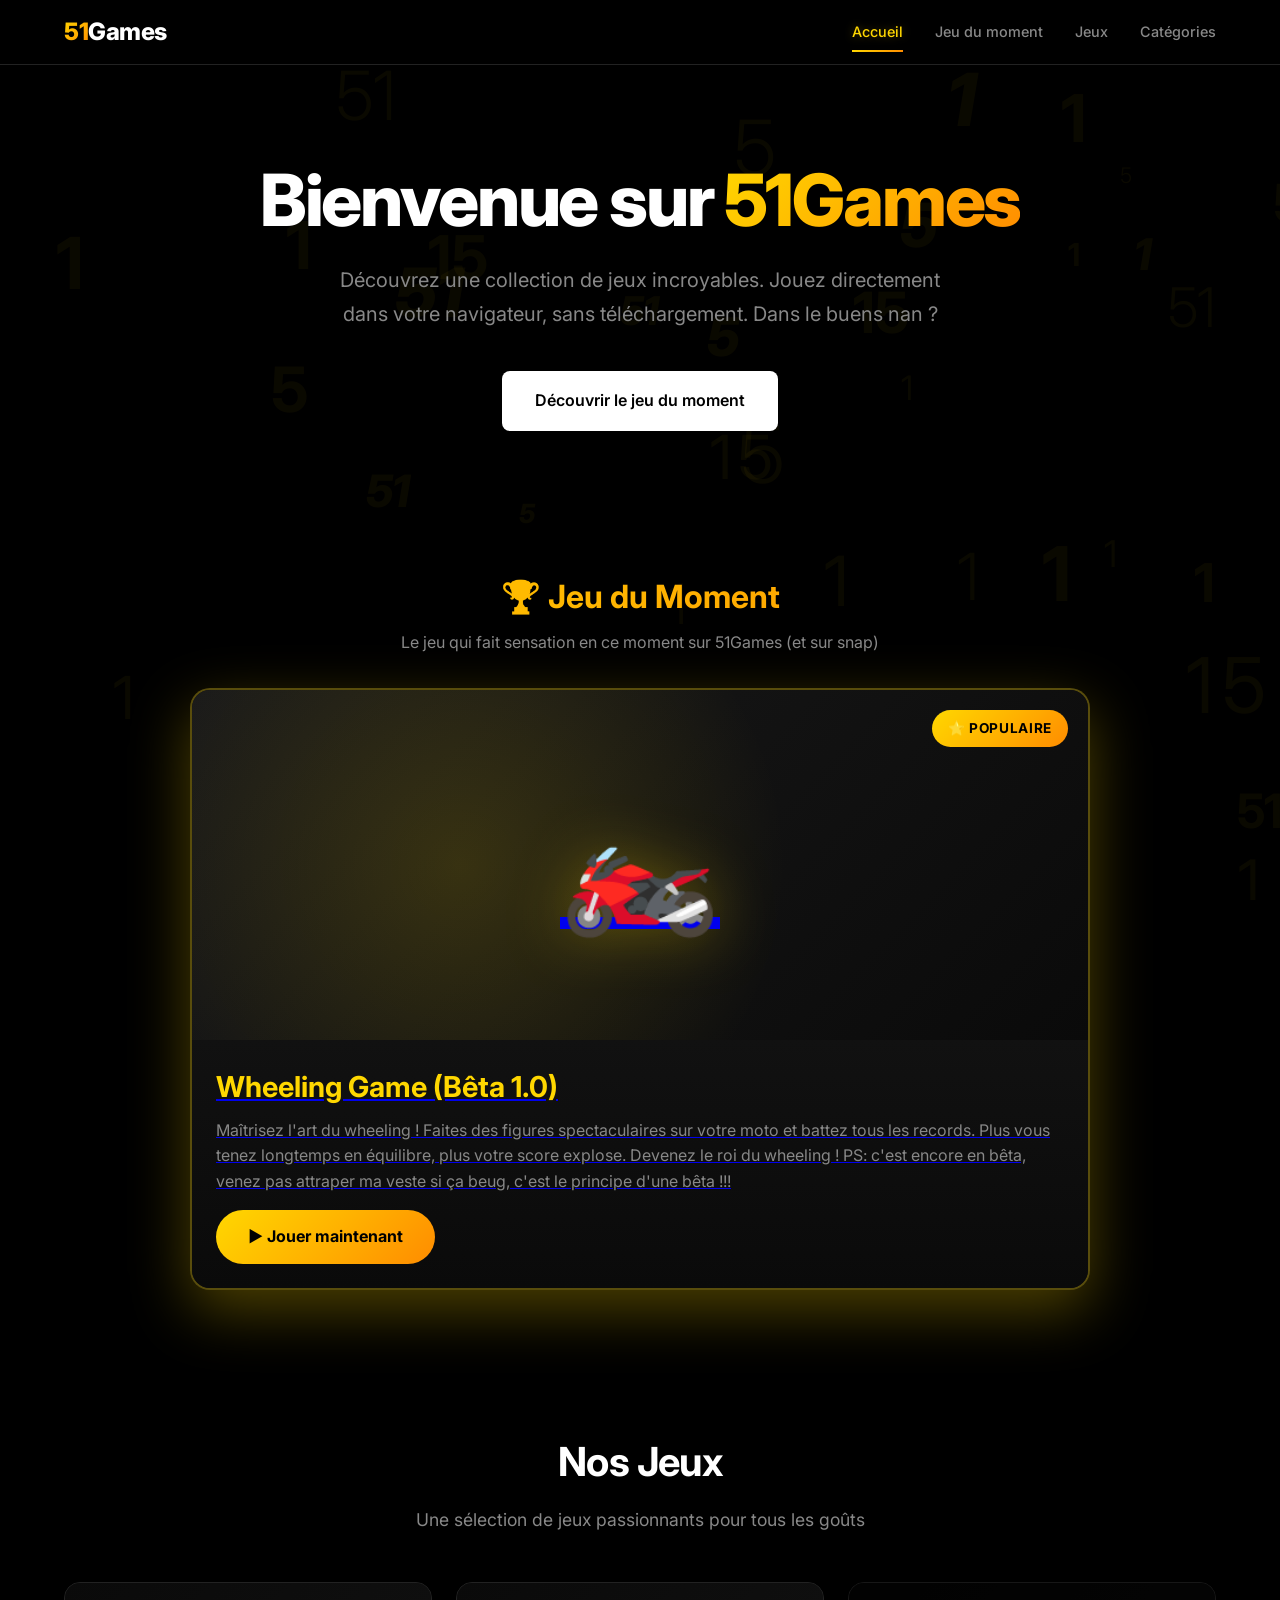
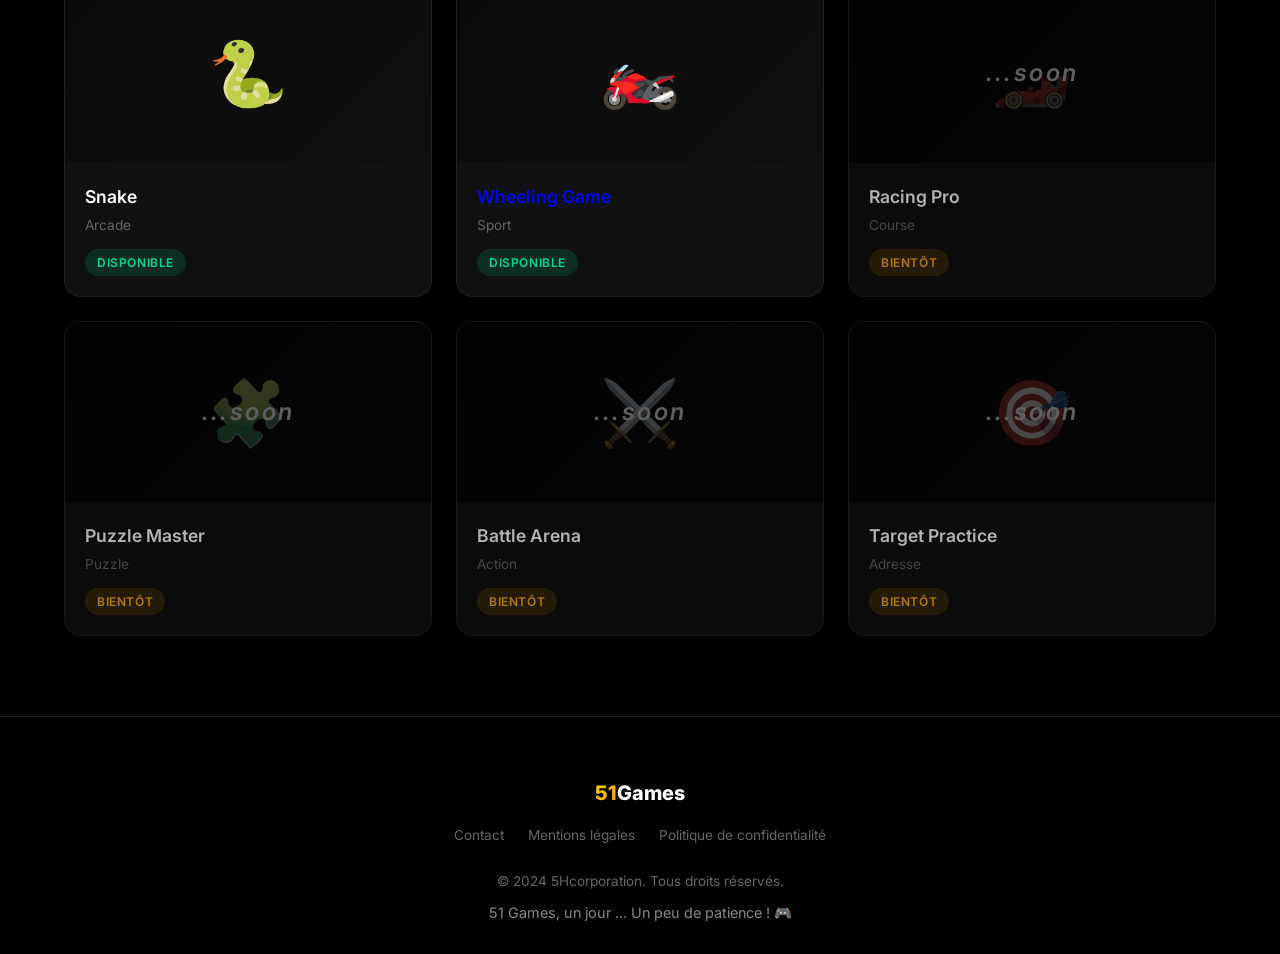
<file: index.html>
<!DOCTYPE html>
<html lang="fr">
<head>
    <meta charset="UTF-8">
    <meta name="viewport" content="width=device-width, initial-scale=1.0">
    <title>51Games - Jeux dans le bueno </title>
    <link rel="stylesheet" href="css/style.css">
    <link rel="preconnect" href="https://fonts.googleapis.com">
    <link rel="preconnect" href="https://fonts.gstatic.com" crossorigin>
    <link href="https://fonts.googleapis.com/css2?family=Inter:wght@300;400;500;600;700;800&display=swap" rel="stylesheet">
</head>
<body>
    <!-- Floating 5s and 1s background -->
    <div class="floating-numbers" id="floatingNumbers"></div>
    
    <!-- Header -->
    <header class="header">
        <div class="container">
            <div class="logo">
                <span class="logo-51">51</span><span class="logo-games">Games</span>
            </div>
            <nav class="nav">
                <a href="#" class="nav-link active">Accueil</a>
                <a href="#featured" class="nav-link">Jeu du moment</a>
                <a href="#games" class="nav-link">Jeux</a>
                <a href="#" class="nav-link">Catégories</a>
            </nav>
        </div>
    </header>

    <!-- Hero Section -->
    <section class="hero">
        <div class="container">
            <h1 class="hero-title">
                Bienvenue sur <span class="gradient-text">51Games</span>
            </h1>
            <p class="hero-subtitle">
                Découvrez une collection de jeux incroyables. Jouez directement dans votre navigateur, sans téléchargement. Dans le buens nan ?
            </p>
            <a href="#featured" class="cta-button">Découvrir le jeu du moment</a>
        </div>
    </section>

    <!-- Featured Game Section -->
    <section class="featured-section" id="featured">
        <div class="container">
            <h2 class="featured-title">🏆 Jeu du Moment</h2>
            <p class="featured-subtitle">Le jeu qui fait sensation en ce moment sur 51Games (et sur snap) </p>
            
            <div class="featured-slider">
                <a href="wheeling.html" class="featured-slide">
                    <div class="featured-image">
                        <span class="featured-badge">⭐ Populaire</span>
                        <div class="featured-icon">🏍️</div>
                    </div>
                    <div class="featured-info">
                        <h3 class="featured-game-title">Wheeling Game (Bêta 1.0)</h3>
                        <p class="featured-game-desc">
                            Maîtrisez l'art du wheeling ! Faites des figures spectaculaires sur votre moto et battez tous les records. 
                            Plus vous tenez longtemps en équilibre, plus votre score explose. Devenez le roi du wheeling !
                            PS: c'est encore en bêta, venez pas attraper ma veste si ça beug, c'est le principe d'une bêta !!!
                        </p>
                        <span class="featured-cta">▶ Jouer maintenant</span>
                    </div>
                </a>
            </div>
        </div>
    </section>

    <!-- Games Section -->
    <section class="games-section" id="games">
        <div class="container">
            <h2 class="section-title">Nos Jeux</h2>
            <p class="section-subtitle">Une sélection de jeux passionnants pour tous les goûts</p>
            
            <div class="games-grid">
                <!-- Game 1 - Available -->
                <div class="game-card available" onclick="openGame('snake')">
                    <div class="game-thumbnail">
                        <div class="game-icon">🐍</div>
                        <div class="play-overlay">
                            <span class="play-button">▶ Jouer</span>
                        </div>
                    </div>
                    <div class="game-info">
                        <h3 class="game-title">Snake</h3>
                        <p class="game-category">Arcade</p>
                        <span class="game-status available">Disponible</span>
                    </div>
                </div>

                <!-- Wheeling Game - Available -->
                <a href="wheeling.html" class="game-card available" style="text-decoration: none;">
                    <div class="game-thumbnail">
                        <div class="game-icon">🏍️</div>
                        <div class="play-overlay">
                            <span class="play-button">▶ Jouer</span>
                        </div>
                    </div>
                    <div class="game-info">
                        <h3 class="game-title">Wheeling Game</h3>
                        <p class="game-category">Sport</p>
                        <span class="game-status available">Disponible</span>
                    </div>
                </a>

                <!-- Game 2 - Coming Soon -->
                <div class="game-card coming-soon">
                    <div class="game-thumbnail">
                        <div class="game-icon">🏎️</div>
                        <div class="soon-overlay">
                            <span class="soon-label">...soon</span>
                        </div>
                    </div>
                    <div class="game-info">
                        <h3 class="game-title">Racing Pro</h3>
                        <p class="game-category">Course</p>
                        <span class="game-status soon">Bientôt</span>
                    </div>
                </div>

                <!-- Game 3 - Coming Soon -->
                <div class="game-card coming-soon">
                    <div class="game-thumbnail">
                        <div class="game-icon">🧩</div>
                        <div class="soon-overlay">
                            <span class="soon-label">...soon</span>
                        </div>
                    </div>
                    <div class="game-info">
                        <h3 class="game-title">Puzzle Master</h3>
                        <p class="game-category">Puzzle</p>
                        <span class="game-status soon">Bientôt</span>
                    </div>
                </div>

                <!-- Game 4 - Coming Soon -->
                <div class="game-card coming-soon">
                    <div class="game-thumbnail">
                        <div class="game-icon">⚔️</div>
                        <div class="soon-overlay">
                            <span class="soon-label">...soon</span>
                        </div>
                    </div>
                    <div class="game-info">
                        <h3 class="game-title">Battle Arena</h3>
                        <p class="game-category">Action</p>
                        <span class="game-status soon">Bientôt</span>
                    </div>
                </div>

                <!-- Game 5 - Coming Soon -->
                <div class="game-card coming-soon">
                    <div class="game-thumbnail">
                        <div class="game-icon">🎯</div>
                        <div class="soon-overlay">
                            <span class="soon-label">...soon</span>
                        </div>
                    </div>
                    <div class="game-info">
                        <h3 class="game-title">Target Practice</h3>
                        <p class="game-category">Adresse</p>
                        <span class="game-status soon">Bientôt</span>
                    </div>
                </div>
            </div>
        </div>
    </section>

    <!-- Game Modal -->
    <div class="game-modal" id="gameModal">
        <div class="modal-content">
            <button class="close-modal" onclick="closeGame()">&times;</button>
            <div class="game-container" id="gameContainer">
                <!-- Game will be loaded here -->
            </div>
        </div>
    </div>

    <!-- Footer -->
    <footer class="footer">
        <div class="container">
            <div class="footer-content">
                <div class="footer-logo">
                    <span class="logo-51">51</span><span class="logo-games">Games</span>
                </div>
                <div class="footer-links">
                    <a href="contact.html" class="footer-link">Contact</a>
                    <a href="mentions-legales.html" class="footer-link">Mentions légales</a>
                    <a href="politique-confidentialite.html" class="footer-link">Politique de confidentialité</a>
                </div>
                <p class="footer-text">© 2024 5Hcorporation. Tous droits réservés.</p>
                <p class="footer-tagline">51 Games, un jour ... Un peu de patience ! 🎮</p>
            </div>
        </div>
    </footer>

    <script src="js/floating.js"></script>
    <script src="js/game.js"></script>
</body>
</html>
</file>
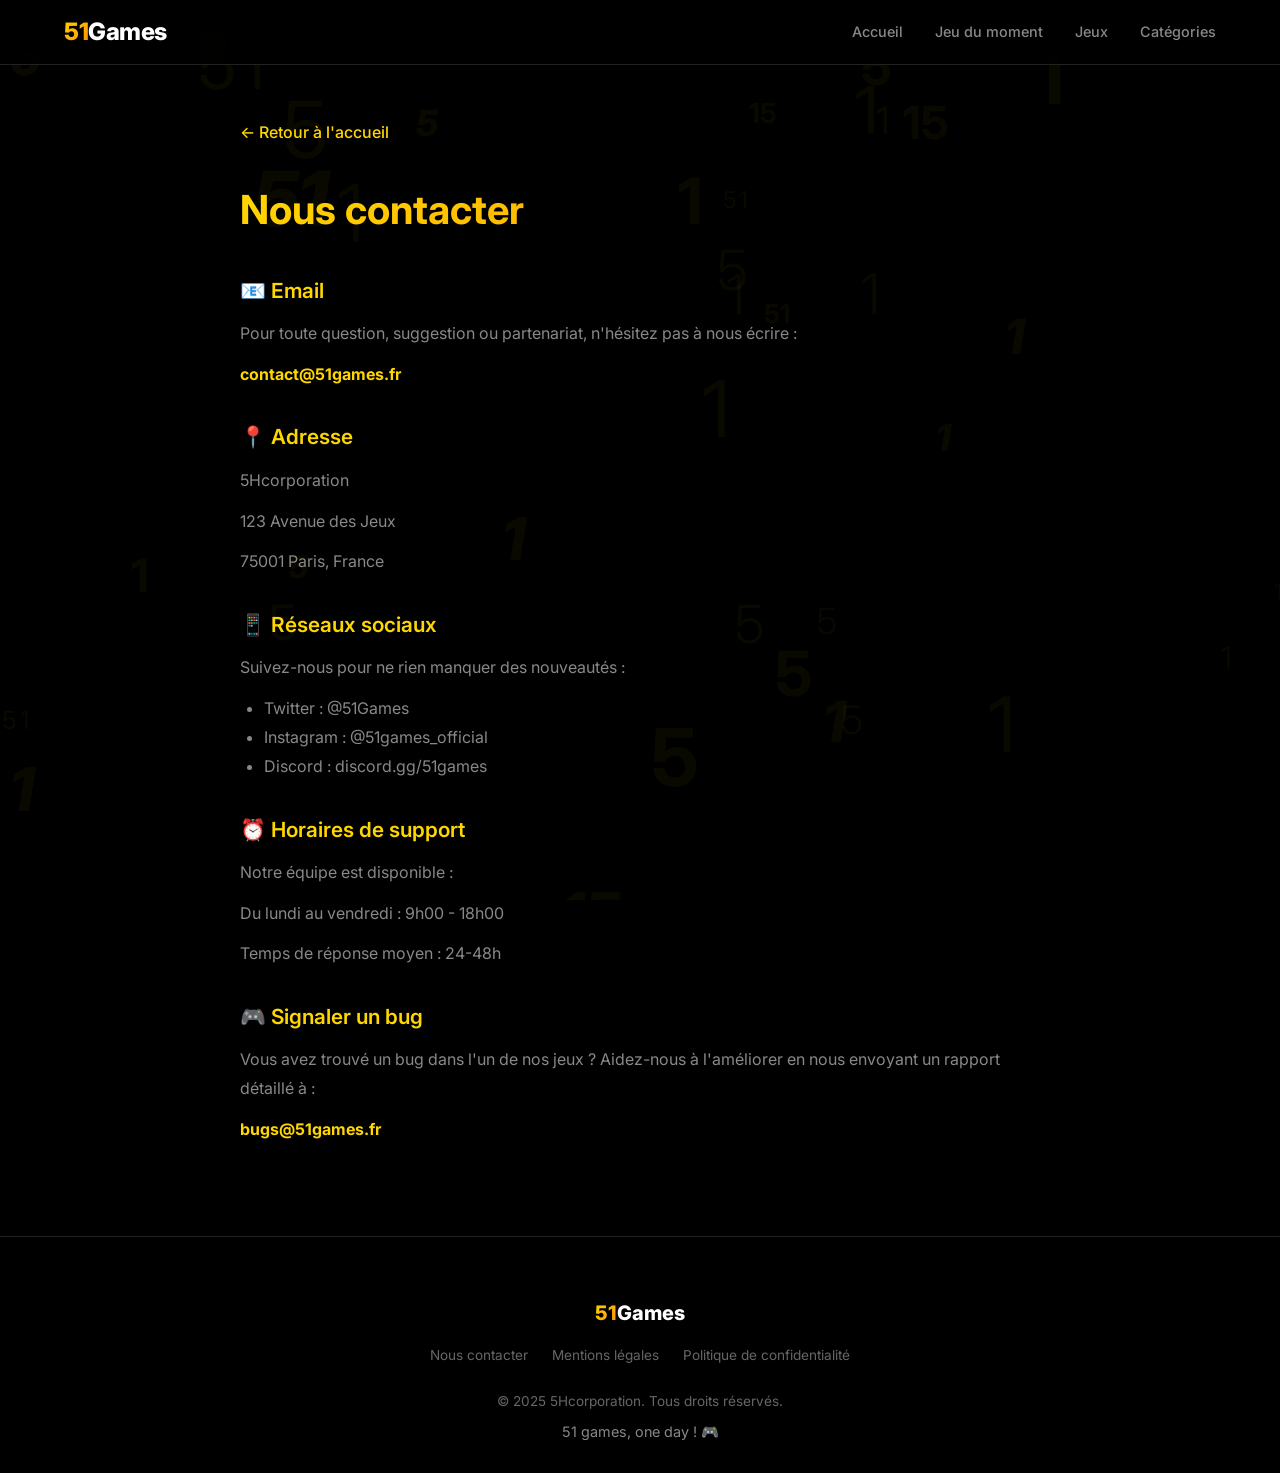
<file: contact.html>
<!DOCTYPE html>
<html lang="fr">
<head>
    <meta charset="UTF-8">
    <meta name="viewport" content="width=device-width, initial-scale=1.0">
    <title>Nous contacter - 51Games</title>
    <link rel="stylesheet" href="css/style.css">
    <link rel="preconnect" href="https://fonts.googleapis.com">
    <link rel="preconnect" href="https://fonts.gstatic.com" crossorigin>
    <link href="https://fonts.googleapis.com/css2?family=Inter:wght@300;400;500;600;700;800&display=swap" rel="stylesheet">
</head>
<body>
    <!-- Floating 5s and 1s background -->
    <div class="floating-numbers" id="floatingNumbers"></div>
    
    <!-- Header -->
    <header class="header">
        <div class="container">
            <a href="index.html" class="logo" style="text-decoration: none;">
                <span class="logo-51">51</span><span class="logo-games">Games</span>
            </a>
            <nav class="nav">
                <a href="index.html" class="nav-link">Accueil</a>
                <a href="index.html#featured" class="nav-link">Jeu du moment</a>
                <a href="index.html#games" class="nav-link">Jeux</a>
                <a href="#" class="nav-link">Catégories</a>
            </nav>
        </div>
    </header>

    <!-- Contact Page Content -->
    <section class="legal-page">
        <div class="container">
            <div class="legal-content">
                <a href="index.html" class="back-link">← Retour à l'accueil</a>
                
                <h1 class="legal-title">Nous contacter</h1>
                
                <div class="legal-section">
                    <h2>📧 Email</h2>
                    <p>Pour toute question, suggestion ou partenariat, n'hésitez pas à nous écrire :</p>
                    <p><strong style="color: var(--accent-gold);">contact@51games.fr</strong></p>
                </div>

                <div class="legal-section">
                    <h2>📍 Adresse</h2>
                    <p>5Hcorporation</p>
                    <p>123 Avenue des Jeux</p>
                    <p>75001 Paris, France</p>
                </div>

                <div class="legal-section">
                    <h2>📱 Réseaux sociaux</h2>
                    <p>Suivez-nous pour ne rien manquer des nouveautés :</p>
                    <ul>
                        <li>Twitter : @51Games</li>
                        <li>Instagram : @51games_official</li>
                        <li>Discord : discord.gg/51games</li>
                    </ul>
                </div>

                <div class="legal-section">
                    <h2>⏰ Horaires de support</h2>
                    <p>Notre équipe est disponible :</p>
                    <p>Du lundi au vendredi : 9h00 - 18h00</p>
                    <p>Temps de réponse moyen : 24-48h</p>
                </div>

                <div class="legal-section">
                    <h2>🎮 Signaler un bug</h2>
                    <p>Vous avez trouvé un bug dans l'un de nos jeux ? Aidez-nous à l'améliorer en nous envoyant un rapport détaillé à :</p>
                    <p><strong style="color: var(--accent-gold);">bugs@51games.fr</strong></p>
                </div>
            </div>
        </div>
    </section>

    <!-- Footer -->
    <footer class="footer">
        <div class="container">
            <div class="footer-content">
                <div class="footer-logo">
                    <span class="logo-51">51</span><span class="logo-games">Games</span>
                </div>
                <div class="footer-links">
                    <a href="contact.html" class="footer-link">Nous contacter</a>
                    <a href="mentions-legales.html" class="footer-link">Mentions légales</a>
                    <a href="politique-confidentialite.html" class="footer-link">Politique de confidentialité</a>
                </div>
                <p class="footer-text">© 2025 5Hcorporation. Tous droits réservés.</p>
                <p class="footer-tagline">51 games, one day ! 🎮</p>
            </div>
        </div>
    </footer>

    <script src="js/floating.js"></script>
</body>
</html>
</file>
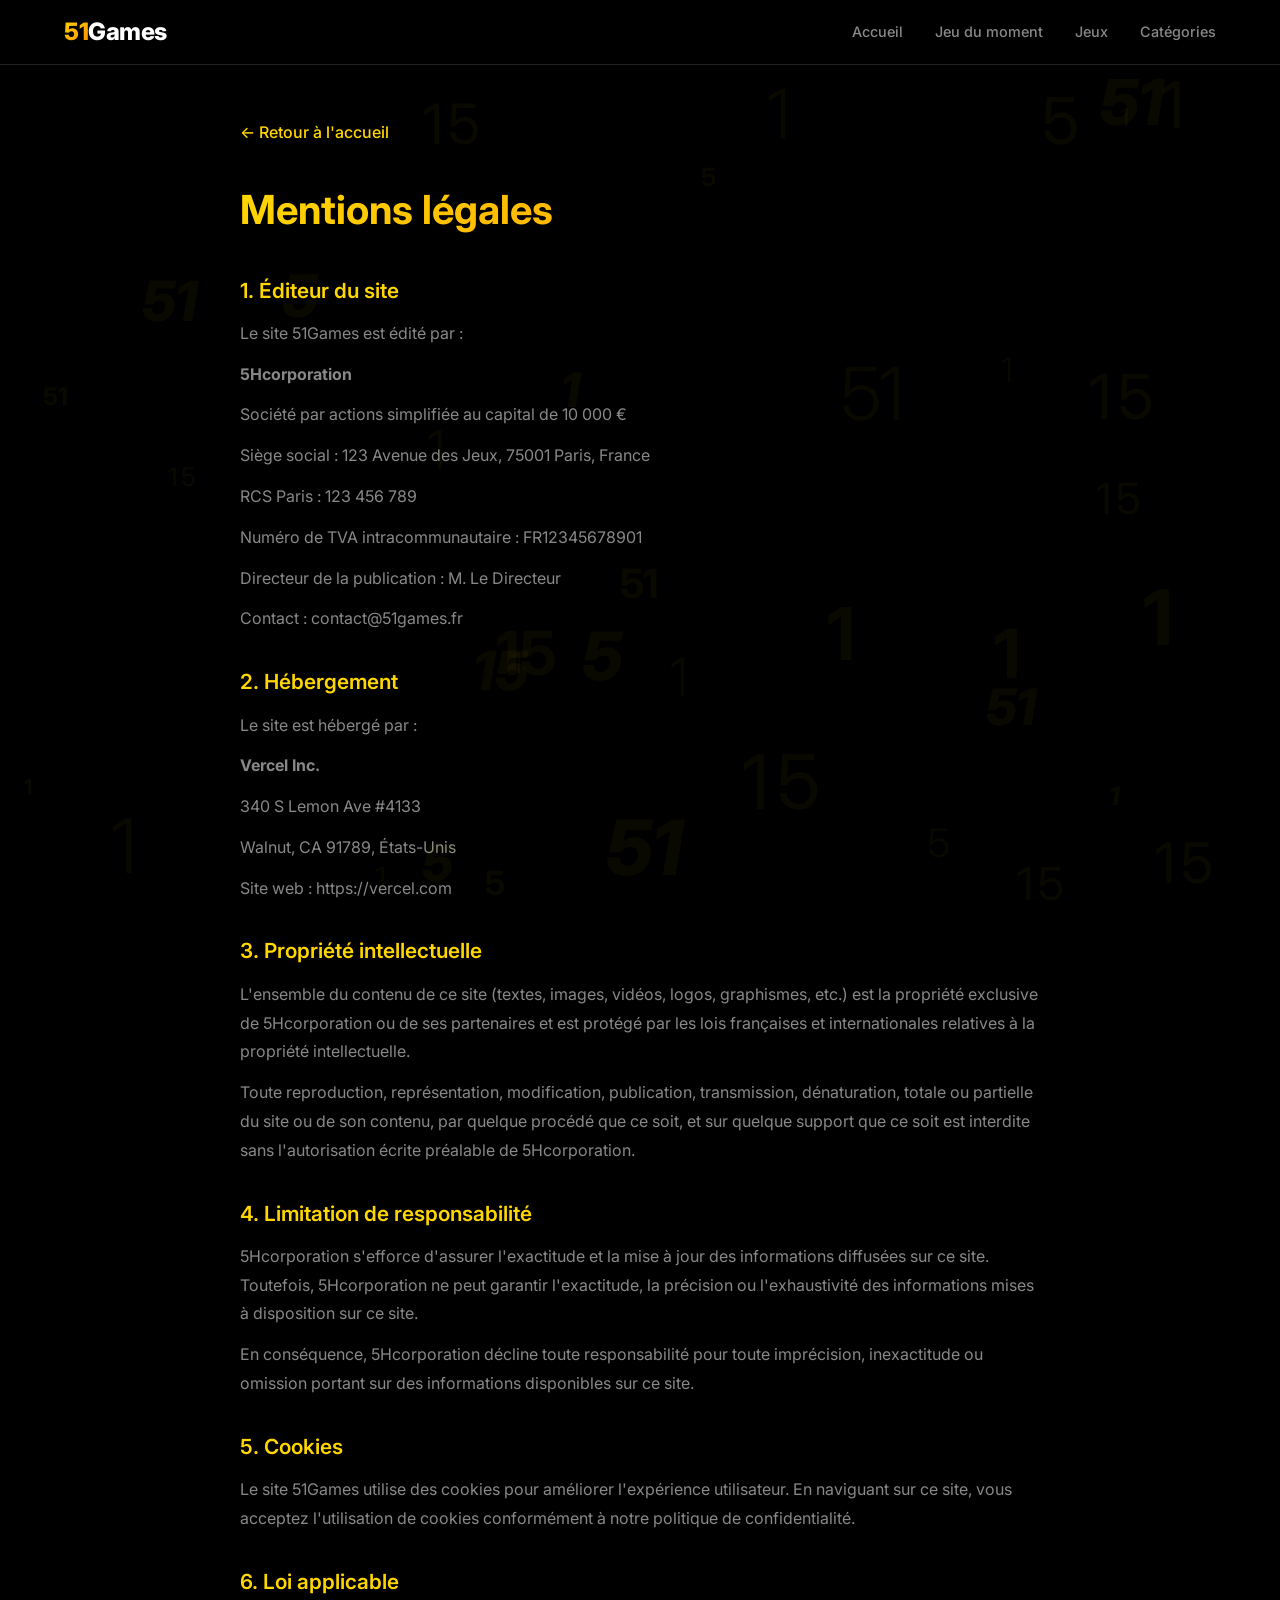
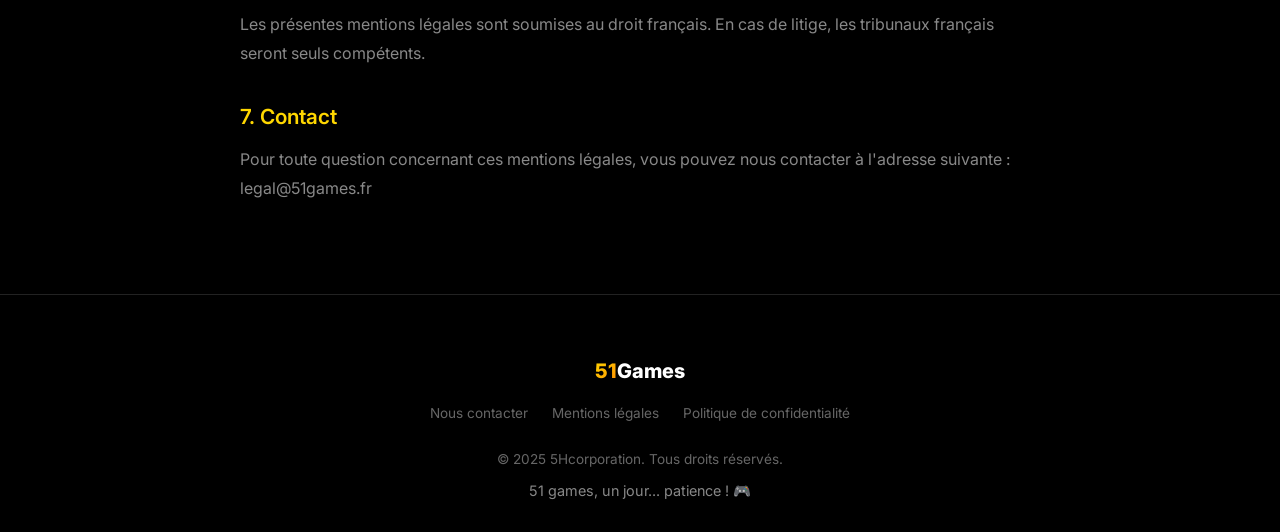
<file: mentions-legales.html>
<!DOCTYPE html>
<html lang="fr">
<head>
    <meta charset="UTF-8">
    <meta name="viewport" content="width=device-width, initial-scale=1.0">
    <title>Mentions légales - 51Games</title>
    <link rel="stylesheet" href="css/style.css">
    <link rel="preconnect" href="https://fonts.googleapis.com">
    <link rel="preconnect" href="https://fonts.gstatic.com" crossorigin>
    <link href="https://fonts.googleapis.com/css2?family=Inter:wght@300;400;500;600;700;800&display=swap" rel="stylesheet">
</head>
<body>
    <!-- Floating 5s and 1s background -->
    <div class="floating-numbers" id="floatingNumbers"></div>
    
    <!-- Header -->
    <header class="header">
        <div class="container">
            <a href="index.html" class="logo" style="text-decoration: none;">
                <span class="logo-51">51</span><span class="logo-games">Games</span>
            </a>
            <nav class="nav">
                <a href="index.html" class="nav-link">Accueil</a>
                <a href="index.html#featured" class="nav-link">Jeu du moment</a>
                <a href="index.html#games" class="nav-link">Jeux</a>
                <a href="#" class="nav-link">Catégories</a>
            </nav>
        </div>
    </header>

    <!-- Legal Page Content -->
    <section class="legal-page">
        <div class="container">
            <div class="legal-content">
                <a href="index.html" class="back-link">← Retour à l'accueil</a>
                
                <h1 class="legal-title">Mentions légales</h1>
                
                <div class="legal-section">
                    <h2>1. Éditeur du site</h2>
                    <p>Le site 51Games est édité par :</p>
                    <p><strong>5Hcorporation</strong></p>
                    <p>Société par actions simplifiée au capital de 10 000 €</p>
                    <p>Siège social : 123 Avenue des Jeux, 75001 Paris, France</p>
                    <p>RCS Paris : 123 456 789</p>
                    <p>Numéro de TVA intracommunautaire : FR12345678901</p>
                    <p>Directeur de la publication : M. Le Directeur</p>
                    <p>Contact : contact@51games.fr</p>
                </div>

                <div class="legal-section">
                    <h2>2. Hébergement</h2>
                    <p>Le site est hébergé par :</p>
                    <p><strong>Vercel Inc.</strong></p>
                    <p>340 S Lemon Ave #4133</p>
                    <p>Walnut, CA 91789, États-Unis</p>
                    <p>Site web : https://vercel.com</p>
                </div>

                <div class="legal-section">
                    <h2>3. Propriété intellectuelle</h2>
                    <p>L'ensemble du contenu de ce site (textes, images, vidéos, logos, graphismes, etc.) est la propriété exclusive de 5Hcorporation ou de ses partenaires et est protégé par les lois françaises et internationales relatives à la propriété intellectuelle.</p>
                    <p>Toute reproduction, représentation, modification, publication, transmission, dénaturation, totale ou partielle du site ou de son contenu, par quelque procédé que ce soit, et sur quelque support que ce soit est interdite sans l'autorisation écrite préalable de 5Hcorporation.</p>
                </div>

                <div class="legal-section">
                    <h2>4. Limitation de responsabilité</h2>
                    <p>5Hcorporation s'efforce d'assurer l'exactitude et la mise à jour des informations diffusées sur ce site. Toutefois, 5Hcorporation ne peut garantir l'exactitude, la précision ou l'exhaustivité des informations mises à disposition sur ce site.</p>
                    <p>En conséquence, 5Hcorporation décline toute responsabilité pour toute imprécision, inexactitude ou omission portant sur des informations disponibles sur ce site.</p>
                </div>

                <div class="legal-section">
                    <h2>5. Cookies</h2>
                    <p>Le site 51Games utilise des cookies pour améliorer l'expérience utilisateur. En naviguant sur ce site, vous acceptez l'utilisation de cookies conformément à notre politique de confidentialité.</p>
                </div>

                <div class="legal-section">
                    <h2>6. Loi applicable</h2>
                    <p>Les présentes mentions légales sont soumises au droit français. En cas de litige, les tribunaux français seront seuls compétents.</p>
                </div>

                <div class="legal-section">
                    <h2>7. Contact</h2>
                    <p>Pour toute question concernant ces mentions légales, vous pouvez nous contacter à l'adresse suivante : legal@51games.fr</p>
                </div>
            </div>
        </div>
    </section>

    <!-- Footer -->
    <footer class="footer">
        <div class="container">
            <div class="footer-content">
                <div class="footer-logo">
                    <span class="logo-51">51</span><span class="logo-games">Games</span>
                </div>
                <div class="footer-links">
                    <a href="contact.html" class="footer-link">Nous contacter</a>
                    <a href="mentions-legales.html" class="footer-link">Mentions légales</a>
                    <a href="politique-confidentialite.html" class="footer-link">Politique de confidentialité</a>
                </div>
                <p class="footer-text">© 2025 5Hcorporation. Tous droits réservés.</p>
                <p class="footer-tagline">51 games, un jour... patience ! 🎮</p>
            </div>
        </div>
    </footer>

    <script src="js/floating.js"></script>
</body>
</html>
</file>
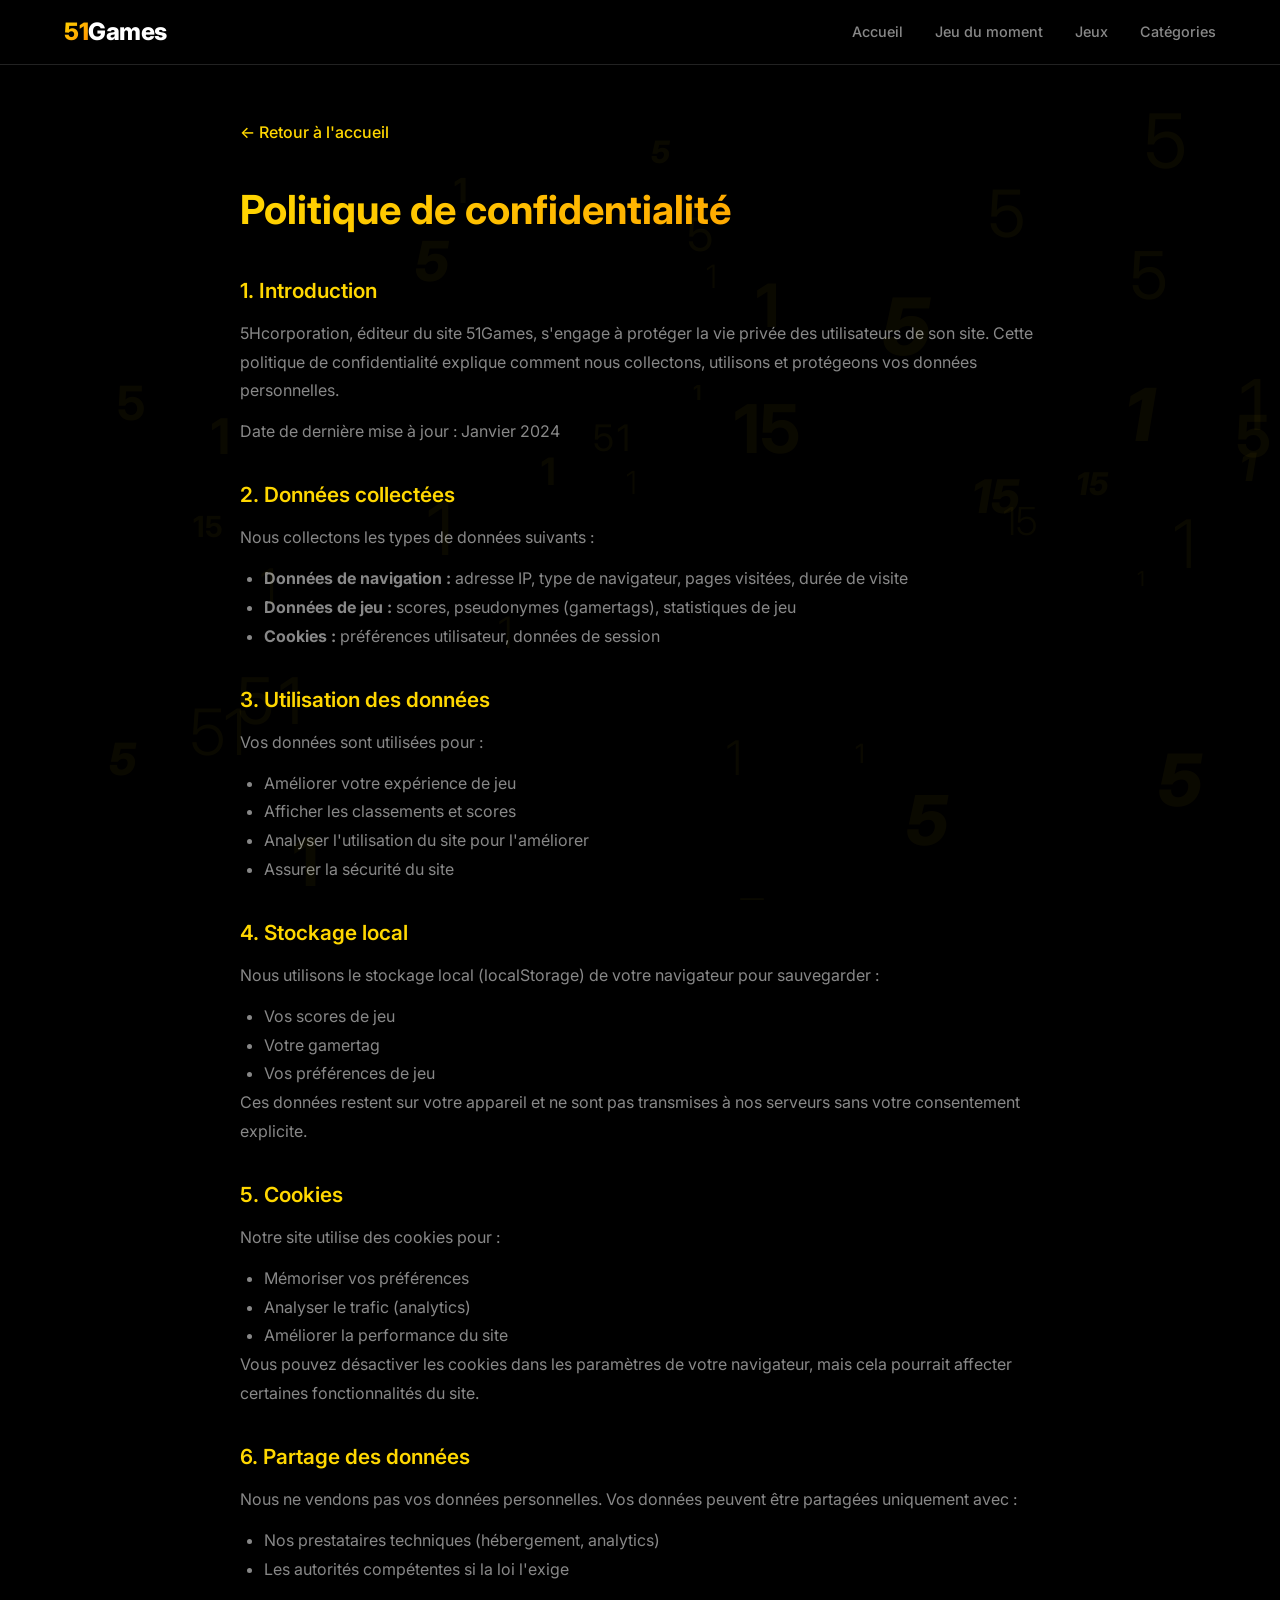
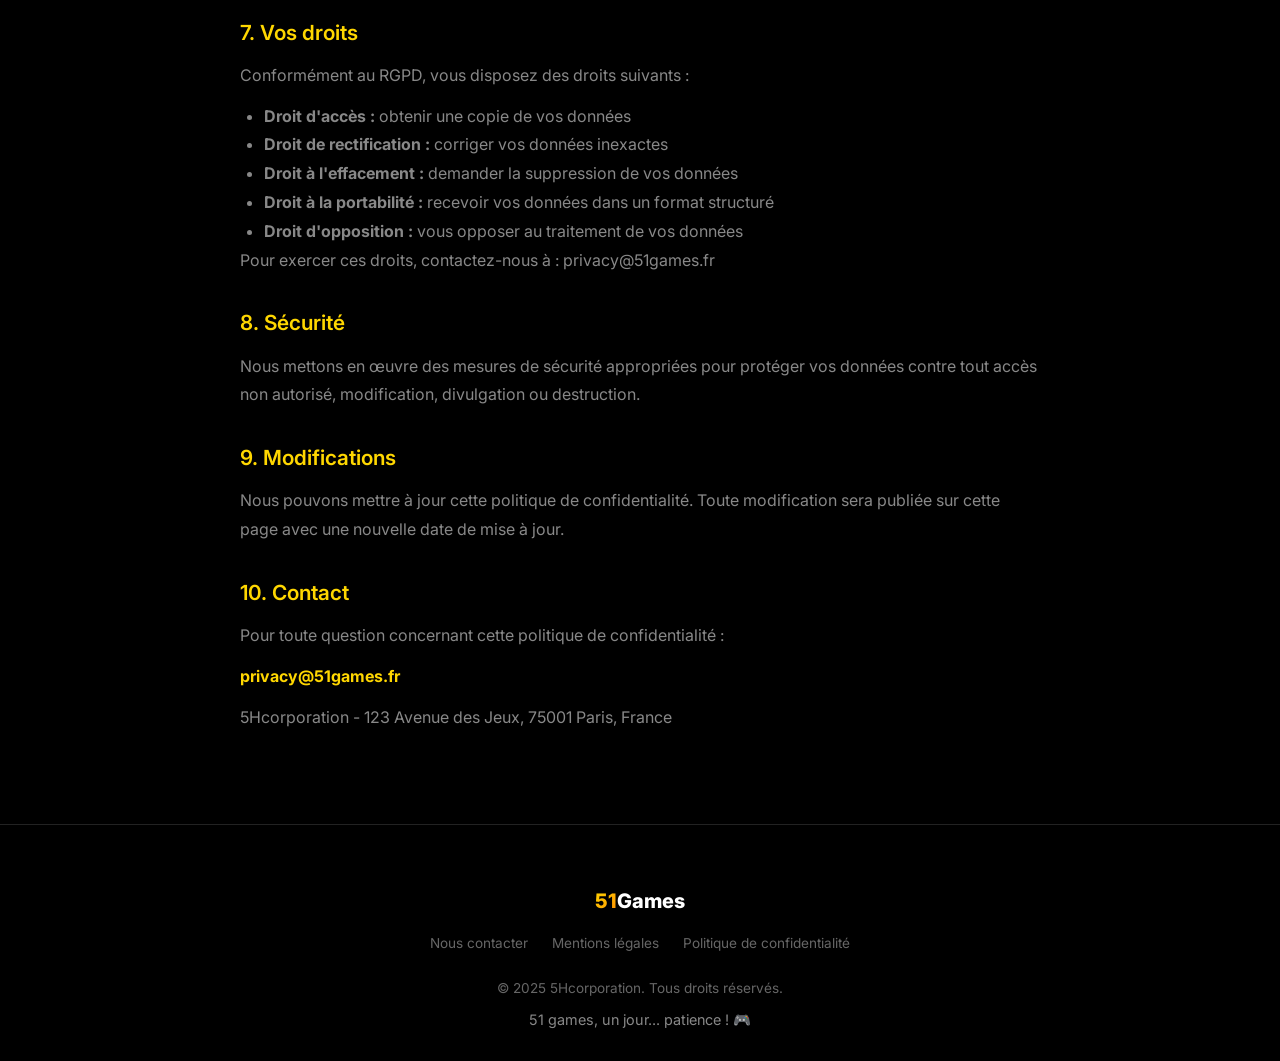
<file: politique-confidentialite.html>
<!DOCTYPE html>
<html lang="fr">
<head>
    <meta charset="UTF-8">
    <meta name="viewport" content="width=device-width, initial-scale=1.0">
    <title>Politique de confidentialité - 51Games</title>
    <link rel="stylesheet" href="css/style.css">
    <link rel="preconnect" href="https://fonts.googleapis.com">
    <link rel="preconnect" href="https://fonts.gstatic.com" crossorigin>
    <link href="https://fonts.googleapis.com/css2?family=Inter:wght@300;400;500;600;700;800&display=swap" rel="stylesheet">
</head>
<body>
    <!-- Floating 5s and 1s background -->
    <div class="floating-numbers" id="floatingNumbers"></div>
    
    <!-- Header -->
    <header class="header">
        <div class="container">
            <a href="index.html" class="logo" style="text-decoration: none;">
                <span class="logo-51">51</span><span class="logo-games">Games</span>
            </a>
            <nav class="nav">
                <a href="index.html" class="nav-link">Accueil</a>
                <a href="index.html#featured" class="nav-link">Jeu du moment</a>
                <a href="index.html#games" class="nav-link">Jeux</a>
                <a href="#" class="nav-link">Catégories</a>
            </nav>
        </div>
    </header>

    <!-- Privacy Policy Content -->
    <section class="legal-page">
        <div class="container">
            <div class="legal-content">
                <a href="index.html" class="back-link">← Retour à l'accueil</a>
                
                <h1 class="legal-title">Politique de confidentialité</h1>
                
                <div class="legal-section">
                    <h2>1. Introduction</h2>
                    <p>5Hcorporation, éditeur du site 51Games, s'engage à protéger la vie privée des utilisateurs de son site. Cette politique de confidentialité explique comment nous collectons, utilisons et protégeons vos données personnelles.</p>
                    <p>Date de dernière mise à jour : Janvier 2024</p>
                </div>

                <div class="legal-section">
                    <h2>2. Données collectées</h2>
                    <p>Nous collectons les types de données suivants :</p>
                    <ul>
                        <li><strong>Données de navigation :</strong> adresse IP, type de navigateur, pages visitées, durée de visite</li>
                        <li><strong>Données de jeu :</strong> scores, pseudonymes (gamertags), statistiques de jeu</li>
                        <li><strong>Cookies :</strong> préférences utilisateur, données de session</li>
                    </ul>
                </div>

                <div class="legal-section">
                    <h2>3. Utilisation des données</h2>
                    <p>Vos données sont utilisées pour :</p>
                    <ul>
                        <li>Améliorer votre expérience de jeu</li>
                        <li>Afficher les classements et scores</li>
                        <li>Analyser l'utilisation du site pour l'améliorer</li>
                        <li>Assurer la sécurité du site</li>
                    </ul>
                </div>

                <div class="legal-section">
                    <h2>4. Stockage local</h2>
                    <p>Nous utilisons le stockage local (localStorage) de votre navigateur pour sauvegarder :</p>
                    <ul>
                        <li>Vos scores de jeu</li>
                        <li>Votre gamertag</li>
                        <li>Vos préférences de jeu</li>
                    </ul>
                    <p>Ces données restent sur votre appareil et ne sont pas transmises à nos serveurs sans votre consentement explicite.</p>
                </div>

                <div class="legal-section">
                    <h2>5. Cookies</h2>
                    <p>Notre site utilise des cookies pour :</p>
                    <ul>
                        <li>Mémoriser vos préférences</li>
                        <li>Analyser le trafic (analytics)</li>
                        <li>Améliorer la performance du site</li>
                    </ul>
                    <p>Vous pouvez désactiver les cookies dans les paramètres de votre navigateur, mais cela pourrait affecter certaines fonctionnalités du site.</p>
                </div>

                <div class="legal-section">
                    <h2>6. Partage des données</h2>
                    <p>Nous ne vendons pas vos données personnelles. Vos données peuvent être partagées uniquement avec :</p>
                    <ul>
                        <li>Nos prestataires techniques (hébergement, analytics)</li>
                        <li>Les autorités compétentes si la loi l'exige</li>
                    </ul>
                </div>

                <div class="legal-section">
                    <h2>7. Vos droits</h2>
                    <p>Conformément au RGPD, vous disposez des droits suivants :</p>
                    <ul>
                        <li><strong>Droit d'accès :</strong> obtenir une copie de vos données</li>
                        <li><strong>Droit de rectification :</strong> corriger vos données inexactes</li>
                        <li><strong>Droit à l'effacement :</strong> demander la suppression de vos données</li>
                        <li><strong>Droit à la portabilité :</strong> recevoir vos données dans un format structuré</li>
                        <li><strong>Droit d'opposition :</strong> vous opposer au traitement de vos données</li>
                    </ul>
                    <p>Pour exercer ces droits, contactez-nous à : privacy@51games.fr</p>
                </div>

                <div class="legal-section">
                    <h2>8. Sécurité</h2>
                    <p>Nous mettons en œuvre des mesures de sécurité appropriées pour protéger vos données contre tout accès non autorisé, modification, divulgation ou destruction.</p>
                </div>

                <div class="legal-section">
                    <h2>9. Modifications</h2>
                    <p>Nous pouvons mettre à jour cette politique de confidentialité. Toute modification sera publiée sur cette page avec une nouvelle date de mise à jour.</p>
                </div>

                <div class="legal-section">
                    <h2>10. Contact</h2>
                    <p>Pour toute question concernant cette politique de confidentialité :</p>
                    <p><strong style="color: var(--accent-gold);">privacy@51games.fr</strong></p>
                    <p>5Hcorporation - 123 Avenue des Jeux, 75001 Paris, France</p>
                </div>
            </div>
        </div>
    </section>

    <!-- Footer -->
    <footer class="footer">
        <div class="container">
            <div class="footer-content">
                <div class="footer-logo">
                    <span class="logo-51">51</span><span class="logo-games">Games</span>
                </div>
                <div class="footer-links">
                    <a href="contact.html" class="footer-link">Nous contacter</a>
                    <a href="mentions-legales.html" class="footer-link">Mentions légales</a>
                    <a href="politique-confidentialite.html" class="footer-link">Politique de confidentialité</a>
                </div>
                <p class="footer-text">© 2025 5Hcorporation. Tous droits réservés.</p>
                <p class="footer-tagline">51 games, un jour... patience ! 🎮</p>
            </div>
        </div>
    </footer>

    <script src="js/floating.js"></script>
</body>
</html>
</file>
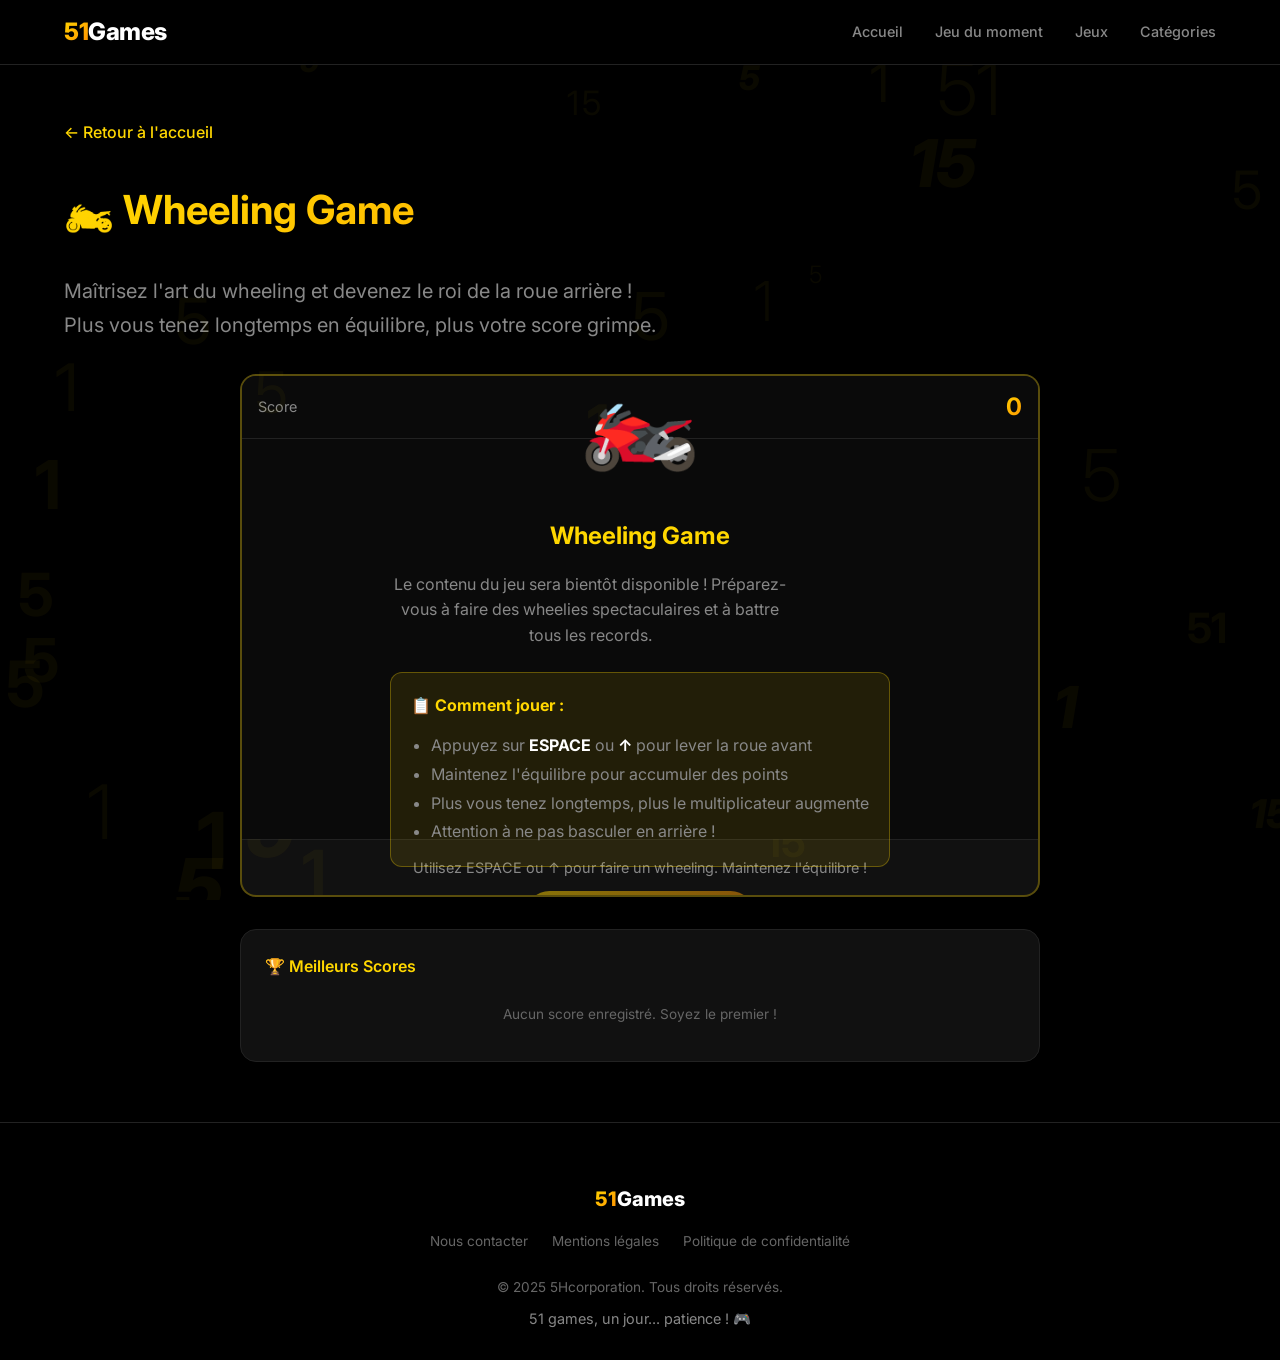
<file: wheeling.html>
<!DOCTYPE html>
<html lang="fr">
<head>
    <meta charset="UTF-8">
    <meta name="viewport" content="width=device-width, initial-scale=1.0">
    <title>Wheeling Game - 51Games</title>
    <link rel="stylesheet" href="css/style.css">
    <link rel="preconnect" href="https://fonts.googleapis.com">
    <link rel="preconnect" href="https://fonts.gstatic.com" crossorigin>
    <link href="https://fonts.googleapis.com/css2?family=Inter:wght@300;400;500;600;700;800&display=swap" rel="stylesheet">
</head>
<body>
    <!-- Floating 5s and 1s background -->
    <div class="floating-numbers" id="floatingNumbers"></div>
    
    <!-- Header -->
    <header class="header">
        <div class="container">
            <a href="index.html" class="logo" style="text-decoration: none;">
                <span class="logo-51">51</span><span class="logo-games">Games</span>
            </a>
            <nav class="nav">
                <a href="index.html" class="nav-link">Accueil</a>
                <a href="index.html#featured" class="nav-link">Jeu du moment</a>
                <a href="index.html#games" class="nav-link">Jeux</a>
                <a href="#" class="nav-link">Catégories</a>
            </nav>
        </div>
    </header>

    <!-- Game Page Content -->
    <section class="legal-page">
        <div class="container">
            <a href="index.html" class="back-link">← Retour à l'accueil</a>
            
            <div class="game-page-header">
                <h1 class="legal-title">🏍️ Wheeling Game</h1>
                <p class="hero-subtitle" style="text-align: left; margin: 0 0 32px 0;">
                    Maîtrisez l'art du wheeling et devenez le roi de la roue arrière ! 
                    Plus vous tenez longtemps en équilibre, plus votre score grimpe.
                </p>
            </div>

            <div class="game-wrapper" style="max-width: 800px; margin: 0 auto;">
                <div class="game-info-box" style="background: var(--bg-card); border-radius: 16px; border: 2px solid var(--border-gold); overflow: hidden; margin-bottom: 32px;">
                    <div class="game-score" style="display: flex; justify-content: space-between; align-items: center;">
                        <span class="score-label">Score</span>
                        <span class="score-value" id="wheelingScore">0</span>
                    </div>
                    <div id="wheelingGameContainer" style="width: 100%; height: 400px; background: var(--bg-secondary); display: flex; align-items: center; justify-content: center; position: relative;">
                        <div style="text-align: center; padding: 40px;">
                            <div style="font-size: 6rem; margin-bottom: 24px;">🏍️</div>
                            <h3 style="font-size: 1.5rem; color: var(--accent-gold); margin-bottom: 16px;">Wheeling Game</h3>
                            <p style="color: var(--text-secondary); margin-bottom: 24px; max-width: 400px;">
                                Le contenu du jeu sera bientôt disponible ! 
                                Préparez-vous à faire des wheelies spectaculaires et à battre tous les records.
                            </p>
                            <div style="background: rgba(255, 215, 0, 0.1); border: 1px solid var(--border-gold); border-radius: 12px; padding: 20px; text-align: left;">
                                <h4 style="color: var(--accent-gold); margin-bottom: 12px;">📋 Comment jouer :</h4>
                                <ul style="color: var(--text-secondary); line-height: 1.8; padding-left: 20px;">
                                    <li>Appuyez sur <strong style="color: var(--text-primary);">ESPACE</strong> ou <strong style="color: var(--text-primary);">↑</strong> pour lever la roue avant</li>
                                    <li>Maintenez l'équilibre pour accumuler des points</li>
                                    <li>Plus vous tenez longtemps, plus le multiplicateur augmente</li>
                                    <li>Attention à ne pas basculer en arrière !</li>
                                </ul>
                            </div>
                            <button class="featured-cta" style="margin-top: 24px; opacity: 0.5; cursor: not-allowed;" disabled>
                                🎮 Bientôt disponible
                            </button>
                        </div>
                    </div>
                    <div class="game-controls">
                        <p>Utilisez ESPACE ou ↑ pour faire un wheeling. Maintenez l'équilibre !</p>
                    </div>
                </div>

                <!-- Leaderboard -->
                <div class="leaderboard-section" style="background: var(--bg-card); border-radius: 16px; border: 1px solid var(--border-color); padding: 24px;">
                    <h3 class="leaderboard-title">🏆 Meilleurs Scores</h3>
                    <ul class="leaderboard-list" id="wheelingLeaderboard">
                        <li class="leaderboard-empty">Aucun score enregistré. Soyez le premier !</li>
                    </ul>
                </div>
            </div>
        </div>
    </section>

    <!-- Footer -->
    <footer class="footer">
        <div class="container">
            <div class="footer-content">
                <div class="footer-logo">
                    <span class="logo-51">51</span><span class="logo-games">Games</span>
                </div>
                <div class="footer-links">
                    <a href="contact.html" class="footer-link">Nous contacter</a>
                    <a href="mentions-legales.html" class="footer-link">Mentions légales</a>
                    <a href="politique-confidentialite.html" class="footer-link">Politique de confidentialité</a>
                </div>
                <p class="footer-text">© 2025 5Hcorporation. Tous droits réservés.</p>
                <p class="footer-tagline">51 games, un jour... patience ! 🎮</p>
            </div>
        </div>
    </footer>

    <script src="js/floating.js"></script>
</body>
</html>
</file>
<file: css/style.css>
/* ===== CSS Variables - Gold & Black Theme ===== */
:root {
    --bg-primary: #000000;
    --bg-secondary: #0a0a0a;
    --bg-card: #111111;
    --bg-card-hover: #1a1a1a;
    --text-primary: #ffffff;
    --text-secondary: #888888;
    --text-muted: #666666;
    --accent-gradient: linear-gradient(135deg, #ffd700 0%, #ffb300 50%, #ff8c00 100%);
    --accent-gold: #ffd700;
    --accent-gold-dark: #b8860b;
    --accent-gold-light: #ffe44d;
    --gold-glow: rgba(255, 215, 0, 0.3);
    --border-color: #222222;
    --border-gold: rgba(255, 215, 0, 0.3);
    --success: #00d68f;
    --warning: #ffaa00;
    --font-family: 'Inter', -apple-system, BlinkMacSystemFont, 'Segoe UI', Roboto, sans-serif;
}

/* ===== Reset & Base ===== */
*, *::before, *::after {
    margin: 0;
    padding: 0;
    box-sizing: border-box;
}

html {
    scroll-behavior: smooth;
}

body {
    font-family: var(--font-family);
    background-color: var(--bg-primary);
    color: var(--text-primary);
    line-height: 1.6;
    overflow-x: hidden;
    min-height: 100vh;
}

.container {
    max-width: 1200px;
    margin: 0 auto;
    padding: 0 24px;
}

/* ===== Floating Numbers Background ===== */
.floating-numbers {
    position: fixed;
    top: 0;
    left: 0;
    width: 100%;
    height: 100%;
    pointer-events: none;
    z-index: 0;
    overflow: hidden;
}

.floating-number {
    position: absolute;
    font-family: var(--font-family);
    font-weight: 700;
    opacity: 0.04;
    color: var(--text-primary);
    user-select: none;
    pointer-events: none;
    transition: transform 0.3s ease-out, opacity 0.3s ease-out;
}

.floating-number.near-mouse {
    opacity: 0.15;
    transform: scale(1.2);
}

/* ===== Header ===== */
.header {
    position: fixed;
    top: 0;
    left: 0;
    right: 0;
    z-index: 100;
    background: rgba(0, 0, 0, 0.8);
    backdrop-filter: blur(10px);
    border-bottom: 1px solid var(--border-color);
    transition: all 0.3s ease;
}

.header:hover {
    background: linear-gradient(90deg, rgba(0, 0, 0, 0.95) 0%, rgba(255, 215, 0, 0.1) 50%, rgba(0, 0, 0, 0.95) 100%);
    border-bottom-color: var(--border-gold);
    box-shadow: 0 4px 30px var(--gold-glow);
}

.header .container {
    display: flex;
    align-items: center;
    justify-content: space-between;
    height: 64px;
}

.logo {
    font-size: 1.5rem;
    font-weight: 800;
    letter-spacing: -0.02em;
    transition: all 0.3s ease;
}

.header:hover .logo {
    text-shadow: 0 0 20px var(--gold-glow);
}

.logo-51 {
    background: var(--accent-gradient);
    -webkit-background-clip: text;
    -webkit-text-fill-color: transparent;
    background-clip: text;
}

.logo-games {
    color: var(--text-primary);
}

.nav {
    display: flex;
    gap: 32px;
}

.nav-link {
    color: var(--text-secondary);
    text-decoration: none;
    font-size: 0.9rem;
    font-weight: 500;
    transition: all 0.3s ease;
    position: relative;
    padding: 8px 0;
}

.nav-link::after {
    content: '';
    position: absolute;
    bottom: 0;
    left: 0;
    width: 0;
    height: 2px;
    background: var(--accent-gradient);
    transition: width 0.3s ease;
}

.nav-link:hover::after,
.nav-link.active::after {
    width: 100%;
}

.nav-link:hover,
.nav-link.active {
    color: var(--accent-gold);
    text-shadow: 0 0 10px var(--gold-glow);
}

/* ===== Hero Section ===== */
.hero {
    position: relative;
    padding: 160px 0 100px;
    text-align: center;
    z-index: 1;
}

.hero-title {
    font-size: clamp(2.5rem, 8vw, 4.5rem);
    font-weight: 800;
    letter-spacing: -0.03em;
    margin-bottom: 24px;
    line-height: 1.1;
}

.gradient-text {
    background: var(--accent-gradient);
    -webkit-background-clip: text;
    -webkit-text-fill-color: transparent;
    background-clip: text;
}

.hero-subtitle {
    font-size: 1.25rem;
    color: var(--text-secondary);
    max-width: 600px;
    margin: 0 auto 40px;
    line-height: 1.7;
}

.cta-button {
    display: inline-block;
    padding: 16px 32px;
    background: var(--text-primary);
    color: var(--bg-primary);
    text-decoration: none;
    font-weight: 600;
    font-size: 1rem;
    border-radius: 8px;
    transition: all 0.2s ease;
    border: 1px solid transparent;
}

.cta-button:hover {
    background: transparent;
    color: var(--text-primary);
    border-color: var(--text-primary);
    transform: translateY(-2px);
}

/* ===== Games Section ===== */
.games-section {
    position: relative;
    padding: 80px 0;
    z-index: 1;
}

.section-title {
    font-size: 2.5rem;
    font-weight: 700;
    text-align: center;
    margin-bottom: 12px;
    letter-spacing: -0.02em;
}

.section-subtitle {
    text-align: center;
    color: var(--text-secondary);
    margin-bottom: 48px;
    font-size: 1.1rem;
}

.games-grid {
    display: grid;
    grid-template-columns: repeat(auto-fill, minmax(280px, 1fr));
    gap: 24px;
}

/* ===== Game Card ===== */
.game-card {
    background: var(--bg-card);
    border-radius: 16px;
    overflow: hidden;
    border: 1px solid var(--border-color);
    transition: all 0.3s ease;
    cursor: pointer;
}

.game-card.available:hover {
    transform: translateY(-8px);
    border-color: var(--accent-gold);
    box-shadow: 0 20px 40px var(--gold-glow);
}

.game-card.coming-soon {
    cursor: not-allowed;
    opacity: 0.7;
}

.game-card.coming-soon:hover {
    opacity: 0.85;
}

.game-thumbnail {
    position: relative;
    height: 180px;
    background: linear-gradient(135deg, var(--bg-secondary) 0%, var(--bg-card) 100%);
    display: flex;
    align-items: center;
    justify-content: center;
}

.game-icon {
    font-size: 4rem;
    filter: grayscale(0);
    transition: transform 0.3s ease;
}

.game-card.available:hover .game-icon {
    transform: scale(1.1);
}

.game-card.coming-soon .game-icon {
    filter: grayscale(0.5);
}

/* Play Overlay */
.play-overlay {
    position: absolute;
    top: 0;
    left: 0;
    right: 0;
    bottom: 0;
    background: linear-gradient(135deg, rgba(255, 215, 0, 0.9) 0%, rgba(184, 134, 11, 0.9) 100%);
    display: flex;
    align-items: center;
    justify-content: center;
    opacity: 0;
    transition: opacity 0.3s ease;
}

.game-card.available:hover .play-overlay {
    opacity: 1;
}

.play-button {
    color: #000000;
    font-weight: 600;
    font-size: 1.2rem;
    padding: 12px 24px;
    border: 2px solid #000000;
    border-radius: 50px;
    transition: all 0.2s ease;
}

.play-button:hover {
    background: #000000;
    color: var(--accent-gold);
}

/* Soon Overlay */
.soon-overlay {
    position: absolute;
    top: 0;
    left: 0;
    right: 0;
    bottom: 0;
    background: rgba(0, 0, 0, 0.6);
    display: flex;
    align-items: center;
    justify-content: center;
}

.soon-label {
    color: var(--text-secondary);
    font-size: 1.5rem;
    font-weight: 600;
    font-style: italic;
    letter-spacing: 0.1em;
}

/* Game Info */
.game-info {
    padding: 20px;
}

.game-title {
    font-size: 1.1rem;
    font-weight: 600;
    margin-bottom: 4px;
}

.game-category {
    color: var(--text-muted);
    font-size: 0.85rem;
    margin-bottom: 12px;
}

.game-status {
    display: inline-block;
    padding: 4px 12px;
    border-radius: 50px;
    font-size: 0.75rem;
    font-weight: 600;
    text-transform: uppercase;
    letter-spacing: 0.05em;
}

.game-status.available {
    background: rgba(0, 214, 143, 0.15);
    color: var(--success);
}

.game-status.soon {
    background: rgba(255, 170, 0, 0.15);
    color: var(--warning);
}

/* ===== Game Modal ===== */
.game-modal {
    position: fixed;
    top: 0;
    left: 0;
    right: 0;
    bottom: 0;
    background: rgba(0, 0, 0, 0.95);
    z-index: 1000;
    display: none;
    align-items: center;
    justify-content: center;
    padding: 20px;
}

.game-modal.active {
    display: flex;
}

.modal-content {
    position: relative;
    width: 100%;
    max-width: 800px;
    background: var(--bg-card);
    border-radius: 16px;
    border: 1px solid var(--border-color);
    overflow: hidden;
}

.close-modal {
    position: absolute;
    top: 16px;
    right: 16px;
    width: 40px;
    height: 40px;
    background: var(--bg-secondary);
    border: 1px solid var(--border-color);
    border-radius: 50%;
    color: var(--text-primary);
    font-size: 1.5rem;
    cursor: pointer;
    z-index: 10;
    transition: all 0.2s ease;
    display: flex;
    align-items: center;
    justify-content: center;
}

.close-modal:hover {
    background: var(--accent-gold);
    border-color: var(--accent-gold);
    color: #000000;
}

.game-container {
    width: 100%;
    aspect-ratio: 4/3;
    background: var(--bg-secondary);
}

/* Snake Game Styles */
#snakeCanvas {
    display: block;
    width: 100%;
    height: 100%;
}

.game-controls {
    padding: 16px;
    text-align: center;
    border-top: 1px solid var(--border-color);
}

.game-controls p {
    color: var(--text-secondary);
    font-size: 0.9rem;
}

.game-score {
    padding: 12px 16px;
    background: var(--bg-secondary);
    display: flex;
    justify-content: space-between;
    align-items: center;
    border-bottom: 1px solid var(--border-color);
}

.score-label {
    color: var(--text-secondary);
    font-size: 0.9rem;
}

.score-value {
    font-size: 1.5rem;
    font-weight: 700;
    background: var(--accent-gradient);
    -webkit-background-clip: text;
    -webkit-text-fill-color: transparent;
    background-clip: text;
}

/* ===== Footer ===== */
.footer {
    position: relative;
    padding: 60px 0 30px;
    border-top: 1px solid var(--border-color);
    z-index: 1;
}

.footer-content {
    text-align: center;
}

.footer-logo {
    font-size: 1.25rem;
    font-weight: 800;
    margin-bottom: 16px;
}

.footer-links {
    display: flex;
    justify-content: center;
    gap: 24px;
    margin-bottom: 24px;
    flex-wrap: wrap;
}

.footer-link {
    color: var(--text-muted);
    text-decoration: none;
    font-size: 0.85rem;
    transition: all 0.3s ease;
}

.footer-link:hover {
    color: var(--accent-gold);
}

.footer-text {
    color: var(--text-muted);
    font-size: 0.85rem;
    margin-bottom: 8px;
}

.footer-tagline {
    color: var(--text-secondary);
    font-size: 0.9rem;
}

/* ===== Featured Game Section ===== */
.featured-section {
    position: relative;
    padding: 40px 0 60px;
    z-index: 1;
}

.featured-title {
    font-size: 2rem;
    font-weight: 700;
    text-align: center;
    margin-bottom: 8px;
    background: var(--accent-gradient);
    -webkit-background-clip: text;
    -webkit-text-fill-color: transparent;
    background-clip: text;
}

.featured-subtitle {
    text-align: center;
    color: var(--text-secondary);
    margin-bottom: 32px;
    font-size: 1rem;
}

.featured-slider {
    position: relative;
    max-width: 900px;
    margin: 0 auto;
    border-radius: 20px;
    overflow: hidden;
    border: 2px solid var(--border-gold);
    box-shadow: 0 20px 60px var(--gold-glow);
    background: var(--bg-card);
}

.featured-slide {
    display: flex;
    flex-direction: column;
    cursor: pointer;
    transition: all 0.3s ease;
}

.featured-slide:hover {
    transform: scale(1.01);
}

.featured-image {
    width: 100%;
    height: 350px;
    background: linear-gradient(135deg, #1a1a1a 0%, #0a0a0a 100%);
    display: flex;
    align-items: center;
    justify-content: center;
    position: relative;
    overflow: hidden;
}

.featured-image::before {
    content: '';
    position: absolute;
    top: 0;
    left: 0;
    right: 0;
    bottom: 0;
    background: radial-gradient(circle at 30% 50%, var(--gold-glow) 0%, transparent 50%);
    opacity: 0.5;
}

.featured-icon {
    font-size: 8rem;
    z-index: 1;
    filter: drop-shadow(0 0 30px var(--gold-glow));
}

.featured-badge {
    position: absolute;
    top: 20px;
    right: 20px;
    background: var(--accent-gradient);
    color: #000;
    padding: 8px 16px;
    border-radius: 50px;
    font-weight: 700;
    font-size: 0.85rem;
    text-transform: uppercase;
    letter-spacing: 0.05em;
}

.featured-info {
    padding: 24px;
    background: linear-gradient(180deg, var(--bg-card) 0%, var(--bg-secondary) 100%);
}

.featured-game-title {
    font-size: 1.8rem;
    font-weight: 700;
    margin-bottom: 8px;
    color: var(--accent-gold);
}

.featured-game-desc {
    color: var(--text-secondary);
    font-size: 1rem;
    margin-bottom: 16px;
    line-height: 1.6;
}

.featured-cta {
    display: inline-block;
    padding: 14px 32px;
    background: var(--accent-gradient);
    color: #000;
    text-decoration: none;
    font-weight: 700;
    font-size: 1rem;
    border-radius: 50px;
    transition: all 0.3s ease;
    border: none;
    cursor: pointer;
}

.featured-cta:hover {
    transform: translateY(-3px);
    box-shadow: 0 10px 30px var(--gold-glow);
}

/* ===== Leaderboard Styles ===== */
.leaderboard-section {
    padding: 16px;
    background: var(--bg-secondary);
    border-top: 1px solid var(--border-color);
}

.leaderboard-title {
    font-size: 1rem;
    font-weight: 600;
    color: var(--accent-gold);
    margin-bottom: 12px;
    display: flex;
    align-items: center;
    gap: 8px;
}

.leaderboard-list {
    list-style: none;
    max-height: 150px;
    overflow-y: auto;
}

.leaderboard-item {
    display: flex;
    justify-content: space-between;
    padding: 8px 12px;
    background: var(--bg-card);
    border-radius: 8px;
    margin-bottom: 6px;
    font-size: 0.9rem;
}

.leaderboard-rank {
    color: var(--accent-gold);
    font-weight: 700;
    min-width: 30px;
}

.leaderboard-name {
    flex: 1;
    color: var(--text-primary);
}

.leaderboard-score {
    color: var(--text-secondary);
    font-weight: 600;
}

.leaderboard-empty {
    color: var(--text-muted);
    font-size: 0.85rem;
    text-align: center;
    padding: 12px;
}

/* Gamertag Input */
.gamertag-overlay {
    position: absolute;
    top: 0;
    left: 0;
    right: 0;
    bottom: 0;
    background: rgba(0, 0, 0, 0.9);
    display: flex;
    flex-direction: column;
    align-items: center;
    justify-content: center;
    z-index: 10;
}

.gamertag-title {
    font-size: 2rem;
    font-weight: 700;
    color: var(--accent-gold);
    margin-bottom: 8px;
}

.gamertag-score {
    font-size: 1.2rem;
    color: var(--text-secondary);
    margin-bottom: 24px;
}

.gamertag-input {
    width: 250px;
    padding: 14px 20px;
    background: var(--bg-card);
    border: 2px solid var(--border-gold);
    border-radius: 50px;
    color: var(--text-primary);
    font-size: 1rem;
    font-family: var(--font-family);
    text-align: center;
    outline: none;
    transition: all 0.3s ease;
}

.gamertag-input:focus {
    border-color: var(--accent-gold);
    box-shadow: 0 0 20px var(--gold-glow);
}

.gamertag-input::placeholder {
    color: var(--text-muted);
}

.gamertag-submit {
    margin-top: 16px;
    padding: 12px 32px;
    background: var(--accent-gradient);
    color: #000;
    border: none;
    border-radius: 50px;
    font-size: 1rem;
    font-weight: 600;
    cursor: pointer;
    transition: all 0.3s ease;
}

.gamertag-submit:hover {
    transform: scale(1.05);
    box-shadow: 0 5px 20px var(--gold-glow);
}

.gamertag-skip {
    margin-top: 12px;
    color: var(--text-muted);
    background: none;
    border: none;
    cursor: pointer;
    font-size: 0.9rem;
    transition: color 0.3s ease;
}

.gamertag-skip:hover {
    color: var(--text-secondary);
}

/* ===== Legal Pages ===== */
.legal-page {
    padding: 120px 0 60px;
    min-height: 100vh;
}

.legal-content {
    max-width: 800px;
    margin: 0 auto;
}

.legal-title {
    font-size: 2.5rem;
    font-weight: 700;
    margin-bottom: 32px;
    background: var(--accent-gradient);
    -webkit-background-clip: text;
    -webkit-text-fill-color: transparent;
    background-clip: text;
}

.legal-section {
    margin-bottom: 32px;
}

.legal-section h2 {
    font-size: 1.3rem;
    font-weight: 600;
    color: var(--accent-gold);
    margin-bottom: 12px;
}

.legal-section p {
    color: var(--text-secondary);
    line-height: 1.8;
    margin-bottom: 12px;
}

.legal-section ul {
    color: var(--text-secondary);
    padding-left: 24px;
    line-height: 1.8;
}

.back-link {
    display: inline-flex;
    align-items: center;
    gap: 8px;
    color: var(--accent-gold);
    text-decoration: none;
    font-weight: 500;
    margin-bottom: 32px;
    transition: all 0.3s ease;
}

.back-link:hover {
    transform: translateX(-5px);
}

/* ===== Responsive Design ===== */
@media (max-width: 768px) {
    .nav {
        display: none;
    }
    
    .hero {
        padding: 120px 0 60px;
    }
    
    .hero-title {
        font-size: 2.5rem;
    }
    
    .hero-subtitle {
        font-size: 1rem;
    }
    
    .games-grid {
        grid-template-columns: 1fr;
    }
    
    .section-title {
        font-size: 2rem;
    }
    
    .featured-image {
        height: 200px;
    }
    
    .featured-icon {
        font-size: 5rem;
    }
    
    .featured-game-title {
        font-size: 1.4rem;
    }
    
    .footer-links {
        flex-direction: column;
        gap: 12px;
    }
}

/* ===== Animations ===== */
@keyframes float {
    0%, 100% {
        transform: translateY(0) rotate(0deg);
    }
    25% {
        transform: translateY(-20px) rotate(5deg);
    }
    50% {
        transform: translateY(-10px) rotate(-3deg);
    }
    75% {
        transform: translateY(-25px) rotate(2deg);
    }
}

@keyframes pulse {
    0%, 100% {
        opacity: 0.04;
    }
    50% {
        opacity: 0.08;
    }
}

@keyframes goldGlow {
    0%, 100% {
        box-shadow: 0 0 20px var(--gold-glow);
    }
    50% {
        box-shadow: 0 0 40px var(--gold-glow), 0 0 60px rgba(255, 215, 0, 0.2);
    }
}

@keyframes shimmer {
    0% {
        background-position: -200% center;
    }
    100% {
        background-position: 200% center;
    }
}

.floating-number {
    animation: float var(--float-duration, 20s) ease-in-out infinite,
               pulse var(--pulse-duration, 8s) ease-in-out infinite;
    animation-delay: var(--float-delay, 0s);
    color: var(--accent-gold);
}

.floating-number.near-mouse {
    opacity: 0.2;
    text-shadow: 0 0 10px var(--gold-glow);
}
</file>
